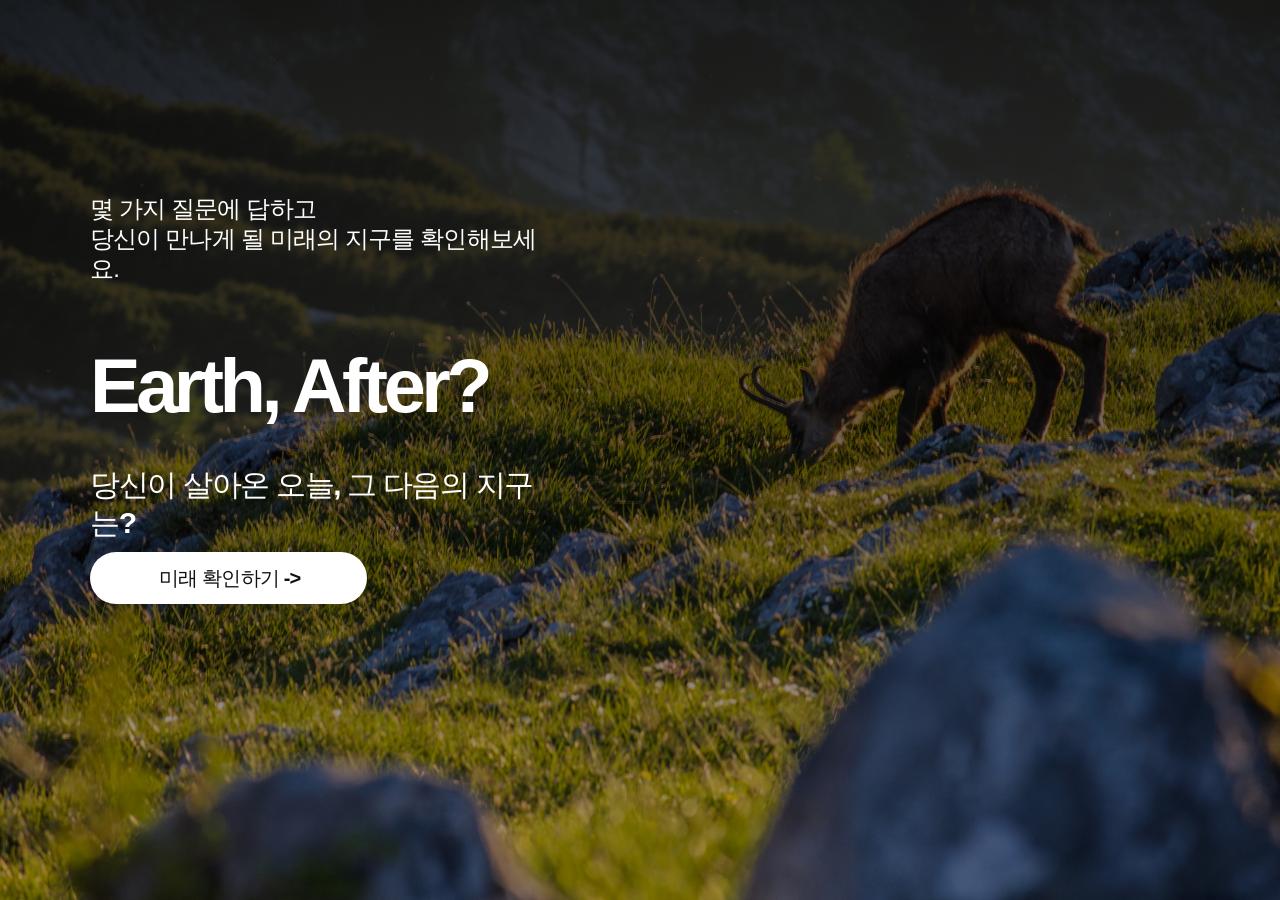
<file: templates/index.html>
<!doctype html>
<html lang="ko">
  <head>
    <meta charset="UTF-8" />
    <meta name="viewport" content="width=device-width, initial-scale=1.0" />
    <meta
      name="description"
      content="몇 가지 질문에 답하고 당신이 만나게 될 미래의 지구를 확인해보세요."
    />
    <title>Earth, After?</title>
    <style>
      :root {
        color-scheme: dark;
        font-family:
          Inter, Pretendard, "Noto Sans KR", "Apple SD Gothic Neo", sans-serif;
        font-synthesis: none;
        text-rendering: optimizeLegibility;
        -webkit-font-smoothing: antialiased;
        -moz-osx-font-smoothing: grayscale;
      }

      *,
      *::before,
      *::after {
        box-sizing: border-box;
      }

      html,
      body {
        width: 100%;
        min-width: 320px;
        height: 100%;
        margin: 0;
      }

      body {
        overflow: hidden;
        background: #101510;
      }

      .hero {
        position: relative;
        width: 100%;
        min-height: 100vh;
        min-height: 100svh;
        overflow: hidden;
        isolation: isolate;
      }

      .background,
      .background__slide,
      .background__shade {
        position: absolute;
        inset: 0;
      }

      .background {
        z-index: -1;
        background: #182017;
      }

      .background__slide {
        background-position: center;
        background-repeat: no-repeat;
        background-size: cover;
        filter: blur(8px);
        opacity: 0;
        transition: opacity 1.6s ease-in-out, filter 1.6s ease-in-out;
        will-change: opacity;
      }

      .background__slide.is-active {
        filter: blur(0);
        opacity: 1;
      }

      .background__shade {
        width: 100%;
        background: linear-gradient(
          180deg,
          rgba(0, 0, 0, 0.78) 0%,
          rgba(0, 0, 0, 0.54) 52%,
          rgba(0, 0, 0, 0.34) 100%
        );
        pointer-events: none;
      }

      .hero__content {
        position: absolute;
        inset: 0;
        color: #fff;
      }

      .hero__intro,
      .hero__title,
      .hero__tagline,
      .hero__action {
        position: absolute;
        left: 90px;
        margin: 0;
      }

      .hero__intro {
        top: 21.5vh;
        width: min(460px, calc(100vw - 48px));
        font-size: 24px;
        font-weight: 400;
        line-height: 1.25;
        letter-spacing: -0.035em;
      }

      .hero__title {
        top: 38vh;
        width: min(460px, calc(100vw - 48px));
        font-size: 76px;
        font-weight: 700;
        line-height: 1.16;
        letter-spacing: -0.06em;
        white-space: nowrap;
      }

      .hero__tagline {
        top: 51.8vh;
        width: min(460px, calc(100vw - 48px));
        font-size: 30px;
        font-weight: 600;
        line-height: 1.25;
        letter-spacing: -0.045em;
      }

      .hero__action {
        top: 61.3vh;
        display: flex;
        width: 277px;
        height: 52px;
        align-items: center;
        padding: 0 0 0 69px;
        border: 0;
        border-radius: 999px;
        background: #fff;
        color: #111;
        font: inherit;
        text-decoration: none;
        cursor: pointer;
        transition: background-color 160ms ease, transform 160ms ease;
      }

      .hero__action span {
        width: 136px;
        font-size: 20px;
        font-weight: 600;
        line-height: 24px;
        letter-spacing: -0.04em;
        white-space: nowrap;
      }

      .hero__action:hover {
        background: #e8eee8;
        transform: translateY(-2px);
      }

      .hero__action:focus-visible {
        outline: 3px solid #fff;
        outline-offset: 5px;
      }

      @media (max-width: 760px) {
        .hero__content {
          display: flex;
          flex-direction: column;
          justify-content: center;
          gap: 20px;
          padding: 32px 24px;
        }

        .hero__intro,
        .hero__title,
        .hero__tagline,
        .hero__action {
          position: static;
          width: auto;
        }

        .hero__intro {
          max-width: 520px;
          font-size: clamp(18px, 4.8vw, 24px);
          line-height: 1.45;
        }

        .hero__title {
          font-size: clamp(54px, 12vw, 76px);
          line-height: 1.08;
          letter-spacing: -0.07em;
        }

        .hero__tagline {
          max-width: 460px;
          font-size: clamp(23px, 5.7vw, 30px);
          line-height: 1.35;
          white-space: normal;
        }

        .hero__action {
          flex: 0 0 52px;
          width: min(277px, 100%);
          height: 52px;
          padding-left: clamp(24px, 13vw, 69px);
        }

        .hero__action span {
          font-size: 22px;
        }
      }

      @media (prefers-reduced-motion: reduce) {
        *,
        *::before,
        *::after {
          scroll-behavior: auto !important;
          transition-duration: 0.01ms !important;
        }
      }
    </style>
  </head>
  <body>
    <main class="hero">
      <div class="background" aria-hidden="true">
        <div class="background__slide is-active"></div>
        <div class="background__slide"></div>
        <div class="background__slide"></div>
        <div class="background__slide"></div>
        <div class="background__slide"></div>
        <div class="background__slide"></div>
        <div class="background__slide"></div>
        <div class="background__shade"></div>
      </div>

      <section class="hero__content" aria-labelledby="hero-title">
        <p class="hero__intro">
          몇 가지 질문에 답하고<br />
          당신이 만나게 될 미래의 지구를 확인해보세요.
        </p>
        <h1 class="hero__title" id="hero-title">Earth, After?</h1>
        <p class="hero__tagline">당신이 살아온 오늘, 그 다음의 지구는?</p>
        <button class="hero__action" type="button">
          <span>미래 확인하기 -&gt;</span>
        </button>
      </section>
    </main>

    <script>
      const photos = [
        "pexels-naro-k-670655635-26762537.jpg",
        "pexels-suju-31056200.jpg",
        "pexels-lezginepik-36749129.jpg",
        "pexels-wilmowski-4604815.jpg",
        "pexels-mehmetsutlas-30029023.jpg",
        "pexels-dons-min-2153756611-36521805.jpg",
        "pexels-matvei-2160105320-36626516.jpg",
      ];
      const slides = document.querySelectorAll(".background__slide");
      let activeSlide = 0;

      slides.forEach((slide, index) => {
        slide.style.backgroundImage = `url("/static/images/backgrounds/${photos[index]}")`;
      });

      if (!window.matchMedia("(prefers-reduced-motion: reduce)").matches) {
        window.setInterval(() => {
          slides[activeSlide].classList.remove("is-active");
          activeSlide = (activeSlide + 1) % slides.length;
          slides[activeSlide].classList.add("is-active");
        }, 5000);
      }
    </script>
  </body>
</html>
</file>
